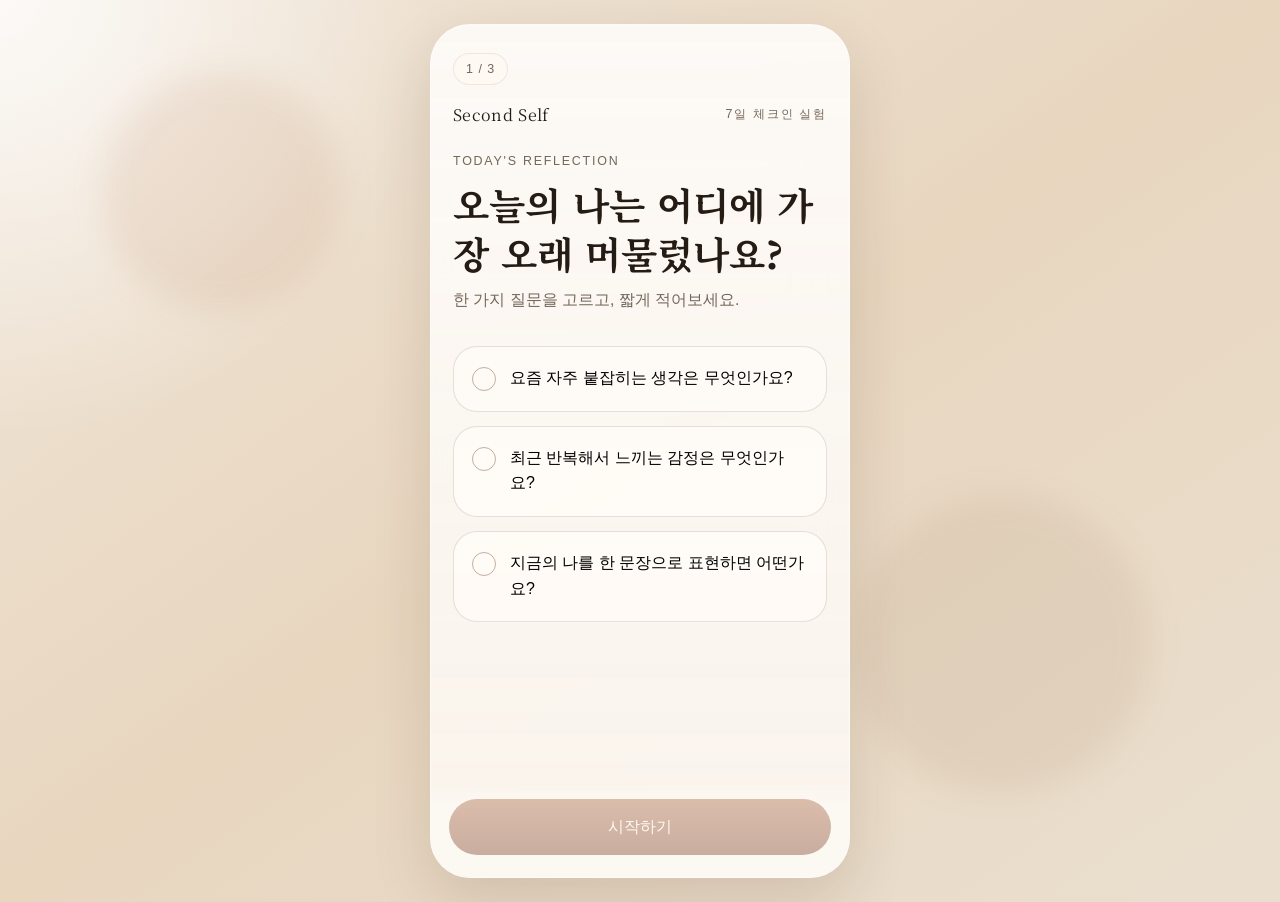
<file: index.html>
<!doctype html>
<html lang="ko">
  <head>
    <meta charset="UTF-8" />
    <meta name="viewport" content="width=device-width, initial-scale=1.0" />
    <title>Second Self</title>
    <link rel="preconnect" href="https://fonts.googleapis.com" />
    <link rel="preconnect" href="https://fonts.gstatic.com" crossorigin />
    <link
      href="https://fonts.googleapis.com/css2?family=Noto+Serif+KR:wght@400;500;600&family=SUIT:wght@400;500;600;700&display=swap"
      rel="stylesheet"
    />
    <link rel="stylesheet" href="styles.css" />
  </head>
  <body>
    <div class="app-shell">
      <div class="ambient ambient-left"></div>
      <div class="ambient ambient-right"></div>

      <main class="phone-frame">
        <section class="screen active" id="screen-question" aria-labelledby="question-title">
          <div class="progress-row">
            <span class="progress-pill">1 / 3</span>
          </div>

          <div class="brand-lockup">
            <span class="brand-mark">Second Self</span>
            <span class="brand-caption">7일 체크인 실험</span>
          </div>

          <header class="hero">
            <p class="eyebrow">Today&apos;s Reflection</p>
            <h1 id="question-title">오늘의 나는 어디에 가장 오래 머물렀나요?</h1>
            <p class="lede">한 가지 질문을 고르고, 짧게 적어보세요.</p>
          </header>

          <div class="question-list" id="question-list" role="radiogroup" aria-label="질문 선택"></div>

          <div class="bottom-bar">
            <button class="primary-button" id="question-next" disabled>시작하기</button>
          </div>
        </section>

        <section class="screen" id="screen-compose" aria-labelledby="compose-title">
          <button class="back-button" id="compose-back" aria-label="이전으로">&larr;</button>

          <div class="progress-row">
            <span class="progress-pill">2 / 3</span>
          </div>

          <header class="section-header">
            <p class="eyebrow">Today&apos;s Check-in</p>
            <h2 id="compose-title">오늘의 체크인</h2>
            <p class="lede compact">30초면 충분합니다.</p>
          </header>

          <section class="prompt-block">
            <p class="block-label">선택한 질문</p>
            <div class="prompt-card" id="selected-prompt"></div>
          </section>

          <section class="input-block">
            <label class="block-label" for="checkin-text">자유롭게 적어보세요</label>
            <textarea
              id="checkin-text"
              class="checkin-textarea"
              rows="6"
              placeholder="떠오르는 그대로 적어보세요"
            ></textarea>
            <p class="field-error" id="text-error"></p>
          </section>

          <section class="emotion-block">
            <div class="block-header">
              <p class="block-label">지금 가까운 감정을 골라보세요</p>
              <p class="block-hint" id="emotion-hint">1개 또는 2개만 선택해도 충분합니다</p>
            </div>
            <div class="tag-list" id="emotion-list"></div>
            <p class="field-error" id="emotion-error"></p>
          </section>

          <div class="bottom-bar">
            <p class="submit-error" id="submit-error"></p>
            <button class="primary-button" id="submit-checkin" disabled>이대로 비춰보기</button>
          </div>
        </section>

        <section class="screen" id="screen-reflection" aria-labelledby="reflection-title">
          <div class="progress-row">
            <span class="progress-pill">3 / 3</span>
          </div>

          <header class="reflection-hero">
            <p class="eyebrow">Reflection</p>
            <h2 id="reflection-title">지금의 나를 비추면</h2>
            <p class="reflection-line" id="reflection-line"></p>
            <div class="keyword-list" id="keyword-list"></div>
            <p class="helper-copy">
              완전히 맞지 않아도 괜찮습니다. 지금의 나를 가볍게 비춰보는 중이니까요.
            </p>
          </header>

          <section class="pattern-section">
            <div class="pattern-header">
              <h3>최근의 나는 이렇게 반복되고 있어요</h3>
              <span class="pattern-stage" id="pattern-stage">empty</span>
              <p id="pattern-subcopy">최근 5번의 체크인에서 자주 나온 흐름입니다</p>
            </div>

            <div class="empty-state" id="empty-state">
              <h4>아직은 오늘의 한 줄이 더 정확합니다</h4>
              <p>체크인이 몇 번 더 쌓이면, 반복되는 감정과 주제를 함께 보여드릴게요.</p>
            </div>

            <div class="pattern-cards hidden" id="pattern-cards">
              <article class="pattern-card">
                <p class="pattern-title">자주 나온 주제</p>
                <p class="pattern-body" id="topics-card"></p>
              </article>
              <article class="pattern-card">
                <p class="pattern-title">반복 감정</p>
                <p class="pattern-body" id="emotions-card"></p>
              </article>
              <article class="pattern-card">
                <p class="pattern-title">최근의 나</p>
                <p class="pattern-body" id="summary-card"></p>
              </article>
            </div>
          </section>

          <section class="insight-strip">
            <div class="insight-card">
              <p class="insight-label">누적 체크인</p>
              <p class="insight-value" id="checkin-count">0회</p>
            </div>
            <div class="insight-card">
              <p class="insight-label">가장 많이 고른 감정</p>
              <p class="insight-value" id="top-emotion">아직 없음</p>
            </div>
          </section>

          <div class="history-strip">
            <p class="history-label">최근 체크인</p>
            <div class="history-list" id="history-list"></div>
          </div>

          <div class="bottom-bar">
            <button class="secondary-button" id="reset-data">기록 초기화</button>
            <button class="secondary-button" id="seed-data">샘플 채우기</button>
            <button class="secondary-button" id="export-data">데이터 내보내기</button>
            <button class="primary-button" id="next-checkin">다음 체크인 남기기</button>
          </div>
        </section>
      </main>
    </div>

    <div class="toast" id="toast" role="status" aria-live="polite"></div>

    <script src="app.js"></script>
  </body>
</html>
</file>
<file: styles.css>
:root {
  --bg: #f2eadf;
  --bg-deep: #e4d6c4;
  --panel: rgba(252, 248, 242, 0.88);
  --panel-strong: #fffaf3;
  --text: #241b14;
  --muted: #74675b;
  --line: rgba(49, 31, 16, 0.12);
  --accent: #9d5f3f;
  --accent-soft: #ddb79f;
  --accent-strong: #7d3f24;
  --shadow: 0 24px 60px rgba(64, 37, 17, 0.14);
  --radius-xl: 32px;
  --radius-lg: 24px;
  --radius-md: 18px;
  --radius-sm: 12px;
}

* {
  box-sizing: border-box;
}

html,
body {
  margin: 0;
  min-height: 100%;
}

body {
  font-family: "SUIT", sans-serif;
  color: var(--text);
  background:
    radial-gradient(circle at top left, rgba(255, 255, 255, 0.8), transparent 28%),
    linear-gradient(145deg, #f0e6d9 0%, #e8d6bf 50%, #eadfcf 100%);
}

button,
textarea {
  font: inherit;
}

.app-shell {
  position: relative;
  min-height: 100vh;
  overflow: hidden;
  display: grid;
  place-items: center;
  padding: 24px;
}

.ambient {
  position: absolute;
  border-radius: 999px;
  filter: blur(16px);
  opacity: 0.55;
}

.ambient-left {
  inset: 8% auto auto 8%;
  width: 240px;
  height: 240px;
  background: rgba(188, 128, 91, 0.24);
}

.ambient-right {
  inset: auto 10% 12% auto;
  width: 300px;
  height: 300px;
  background: rgba(142, 105, 75, 0.18);
}

.phone-frame {
  position: relative;
  width: min(100%, 420px);
  min-height: min(860px, calc(100vh - 48px));
  background:
    linear-gradient(180deg, rgba(255, 255, 255, 0.48), rgba(255, 255, 255, 0)),
    var(--panel);
  backdrop-filter: blur(24px);
  border: 1px solid rgba(255, 255, 255, 0.6);
  border-radius: 40px;
  box-shadow: var(--shadow);
  overflow: hidden;
}

.screen {
  display: none;
  min-height: min(860px, calc(100vh - 48px));
  padding: 28px 22px 112px;
  position: relative;
}

.screen.active {
  display: block;
}

.brand-lockup,
.section-header,
.hero,
.reflection-hero,
.pattern-section,
.history-strip,
.prompt-block,
.input-block,
.emotion-block {
  animation: fadeUp 0.45s ease;
}

.progress-row {
  margin-bottom: 18px;
}

.progress-pill {
  display: inline-flex;
  align-items: center;
  border-radius: 999px;
  padding: 8px 12px;
  background: rgba(255, 248, 241, 0.78);
  border: 1px solid rgba(157, 95, 63, 0.12);
  color: var(--muted);
  font-size: 0.78rem;
  letter-spacing: 0.08em;
}

.brand-lockup {
  display: flex;
  justify-content: space-between;
  align-items: center;
  margin-bottom: 28px;
}

.brand-mark {
  font-family: "Noto Serif KR", serif;
  font-size: 1rem;
  letter-spacing: 0.02em;
}

.brand-caption,
.eyebrow,
.block-hint,
.history-label,
.pattern-header p,
.lede.compact {
  color: var(--muted);
}

.brand-caption,
.eyebrow {
  font-size: 0.78rem;
  text-transform: uppercase;
  letter-spacing: 0.14em;
}

.hero h1,
.section-header h2,
.reflection-hero h2 {
  margin: 8px 0 10px;
  font-family: "Noto Serif KR", serif;
  font-size: clamp(1.8rem, 4vw, 2.35rem);
  line-height: 1.28;
}

.lede {
  margin: 0;
  font-size: 0.98rem;
  line-height: 1.6;
  color: var(--muted);
}

.question-list {
  display: grid;
  gap: 14px;
  margin-top: 34px;
}

.question-card,
.prompt-card,
.pattern-card,
.empty-state {
  border: 1px solid var(--line);
  border-radius: var(--radius-lg);
  background: rgba(255, 251, 246, 0.88);
}

.question-card {
  width: 100%;
  padding: 18px 18px 20px;
  text-align: left;
  display: flex;
  gap: 14px;
  align-items: flex-start;
  cursor: pointer;
  transition:
    transform 0.2s ease,
    border-color 0.2s ease,
    background-color 0.2s ease;
}

.question-card:hover {
  transform: translateY(-1px);
}

.question-card.selected {
  background: linear-gradient(180deg, rgba(245, 230, 216, 0.9), rgba(255, 248, 240, 0.95));
  border-color: rgba(157, 95, 63, 0.35);
}

.question-indicator {
  width: 24px;
  height: 24px;
  border-radius: 999px;
  border: 1.5px solid rgba(124, 82, 58, 0.45);
  display: inline-grid;
  place-items: center;
  flex: 0 0 24px;
  margin-top: 2px;
}

.question-card.selected .question-indicator::after {
  content: "";
  width: 12px;
  height: 12px;
  border-radius: 999px;
  background: var(--accent);
}

.question-label,
.prompt-card,
.pattern-body,
.checkin-textarea,
.tag-chip,
.history-chip,
.helper-copy,
.empty-state p {
  line-height: 1.6;
}

.back-button {
  border: 0;
  background: transparent;
  color: var(--muted);
  font-size: 1.2rem;
  padding: 0;
  margin-bottom: 20px;
  cursor: pointer;
}

.prompt-block,
.input-block,
.emotion-block {
  margin-top: 26px;
}

.block-label {
  margin: 0 0 12px;
  font-size: 0.88rem;
  color: var(--muted);
}

.prompt-card {
  padding: 16px 18px;
  font-weight: 600;
}

.checkin-textarea {
  width: 100%;
  resize: none;
  border: 1px solid var(--line);
  border-radius: var(--radius-lg);
  padding: 18px;
  background: rgba(255, 253, 249, 0.95);
  min-height: 180px;
  color: var(--text);
}

.checkin-textarea:focus {
  outline: 2px solid rgba(157, 95, 63, 0.2);
  border-color: rgba(157, 95, 63, 0.3);
}

.block-header {
  display: flex;
  justify-content: space-between;
  gap: 12px;
  align-items: end;
}

.tag-list,
.keyword-list,
.history-list {
  display: flex;
  flex-wrap: wrap;
  gap: 10px;
}

.tag-chip,
.history-chip,
.keyword-chip {
  border: 1px solid var(--line);
  border-radius: 999px;
  padding: 10px 14px;
  background: rgba(255, 251, 246, 0.8);
}

.tag-chip {
  cursor: pointer;
}

.tag-chip.selected {
  background: rgba(221, 183, 159, 0.36);
  border-color: rgba(157, 95, 63, 0.32);
  color: var(--accent-strong);
}

.tag-chip.limit-hit {
  animation: nudge 0.28s ease;
}

.field-error,
.submit-error {
  min-height: 20px;
  margin: 10px 2px 0;
  color: #9d3529;
  font-size: 0.84rem;
}

.reflection-line {
  margin: 14px 0 18px;
  font-family: "Noto Serif KR", serif;
  font-size: 1.32rem;
  line-height: 1.65;
}

.keyword-list {
  margin-bottom: 16px;
}

.keyword-chip {
  background: rgba(231, 212, 196, 0.55);
  border-color: rgba(157, 95, 63, 0.18);
  color: var(--accent-strong);
}

.helper-copy {
  margin: 0;
  color: var(--muted);
}

.pattern-section {
  margin-top: 34px;
}

.pattern-header {
  display: grid;
  grid-template-columns: 1fr auto;
  align-items: center;
  column-gap: 10px;
}

.pattern-header h3 {
  margin: 0 0 6px;
  font-family: "Noto Serif KR", serif;
  font-size: 1.24rem;
}

.pattern-header p {
  margin: 4px 0 16px;
  grid-column: 1 / -1;
}

.pattern-stage {
  border-radius: 999px;
  padding: 8px 10px;
  font-size: 0.72rem;
  letter-spacing: 0.08em;
  text-transform: uppercase;
  color: var(--accent-strong);
  background: rgba(221, 183, 159, 0.28);
  border: 1px solid rgba(157, 95, 63, 0.16);
}

.empty-state,
.pattern-card {
  padding: 18px;
}

.empty-state h4,
.pattern-title {
  margin: 0 0 8px;
  font-size: 0.92rem;
  color: var(--muted);
}

.empty-state p,
.pattern-body {
  margin: 0;
}

.pattern-cards {
  display: grid;
  gap: 12px;
}

.insight-strip {
  margin-top: 18px;
  display: grid;
  grid-template-columns: 1fr 1fr;
  gap: 12px;
}

.insight-card {
  border: 1px solid var(--line);
  border-radius: var(--radius-md);
  background: rgba(255, 250, 244, 0.74);
  padding: 14px 16px;
}

.insight-label {
  margin: 0 0 8px;
  font-size: 0.8rem;
  color: var(--muted);
}

.insight-value {
  margin: 0;
  font-family: "Noto Serif KR", serif;
  font-size: 1rem;
  line-height: 1.45;
}

.history-strip {
  margin-top: 28px;
}

.history-label {
  margin: 0 0 12px;
  font-size: 0.88rem;
}

.history-chip {
  font-size: 0.84rem;
}

.bottom-bar {
  position: absolute;
  left: 0;
  right: 0;
  bottom: 0;
  padding: 16px 18px 22px;
  background: linear-gradient(180deg, rgba(252, 248, 242, 0), rgba(252, 248, 242, 0.96) 24%);
  display: flex;
  flex-wrap: wrap;
  gap: 12px;
  align-items: end;
}

.primary-button,
.secondary-button {
  border: 0;
  border-radius: 999px;
  padding: 16px 18px;
  min-height: 56px;
  cursor: pointer;
  transition:
    transform 0.2s ease,
    opacity 0.2s ease;
}

.primary-button {
  flex: 1;
  color: #fffaf6;
  background: linear-gradient(180deg, #ab6b49 0%, #80462b 100%);
  box-shadow: 0 12px 24px rgba(128, 70, 43, 0.22);
}

.secondary-button {
  color: var(--accent-strong);
  background: rgba(255, 249, 243, 0.84);
  border: 1px solid rgba(157, 95, 63, 0.18);
  flex: 1 1 120px;
}

.primary-button:disabled {
  opacity: 0.42;
  cursor: not-allowed;
  box-shadow: none;
}

.primary-button:not(:disabled):hover,
.secondary-button:hover,
.tag-chip:hover,
.question-card:hover {
  transform: translateY(-1px);
}

.hidden {
  display: none;
}

.toast {
  position: fixed;
  left: 50%;
  bottom: 24px;
  transform: translateX(-50%) translateY(20px);
  background: rgba(36, 27, 20, 0.92);
  color: #fff9f3;
  padding: 12px 16px;
  border-radius: 999px;
  box-shadow: 0 12px 32px rgba(24, 18, 13, 0.2);
  font-size: 0.88rem;
  opacity: 0;
  pointer-events: none;
  transition:
    opacity 0.22s ease,
    transform 0.22s ease;
  z-index: 30;
}

.toast.visible {
  opacity: 1;
  transform: translateX(-50%) translateY(0);
}

@keyframes fadeUp {
  from {
    opacity: 0;
    transform: translateY(10px);
  }
  to {
    opacity: 1;
    transform: translateY(0);
  }
}

@keyframes nudge {
  0% {
    transform: translateX(0);
  }
  35% {
    transform: translateX(-3px);
  }
  70% {
    transform: translateX(3px);
  }
  100% {
    transform: translateX(0);
  }
}

@media (max-width: 480px) {
  .app-shell {
    padding: 0;
  }

  .phone-frame {
    width: 100%;
    min-height: 100vh;
    border-radius: 0;
  }

  .screen {
    min-height: 100vh;
    padding-top: 24px;
  }

  .block-header {
    flex-direction: column;
    align-items: flex-start;
  }

  .insight-strip {
    grid-template-columns: 1fr;
  }
}
</file>
